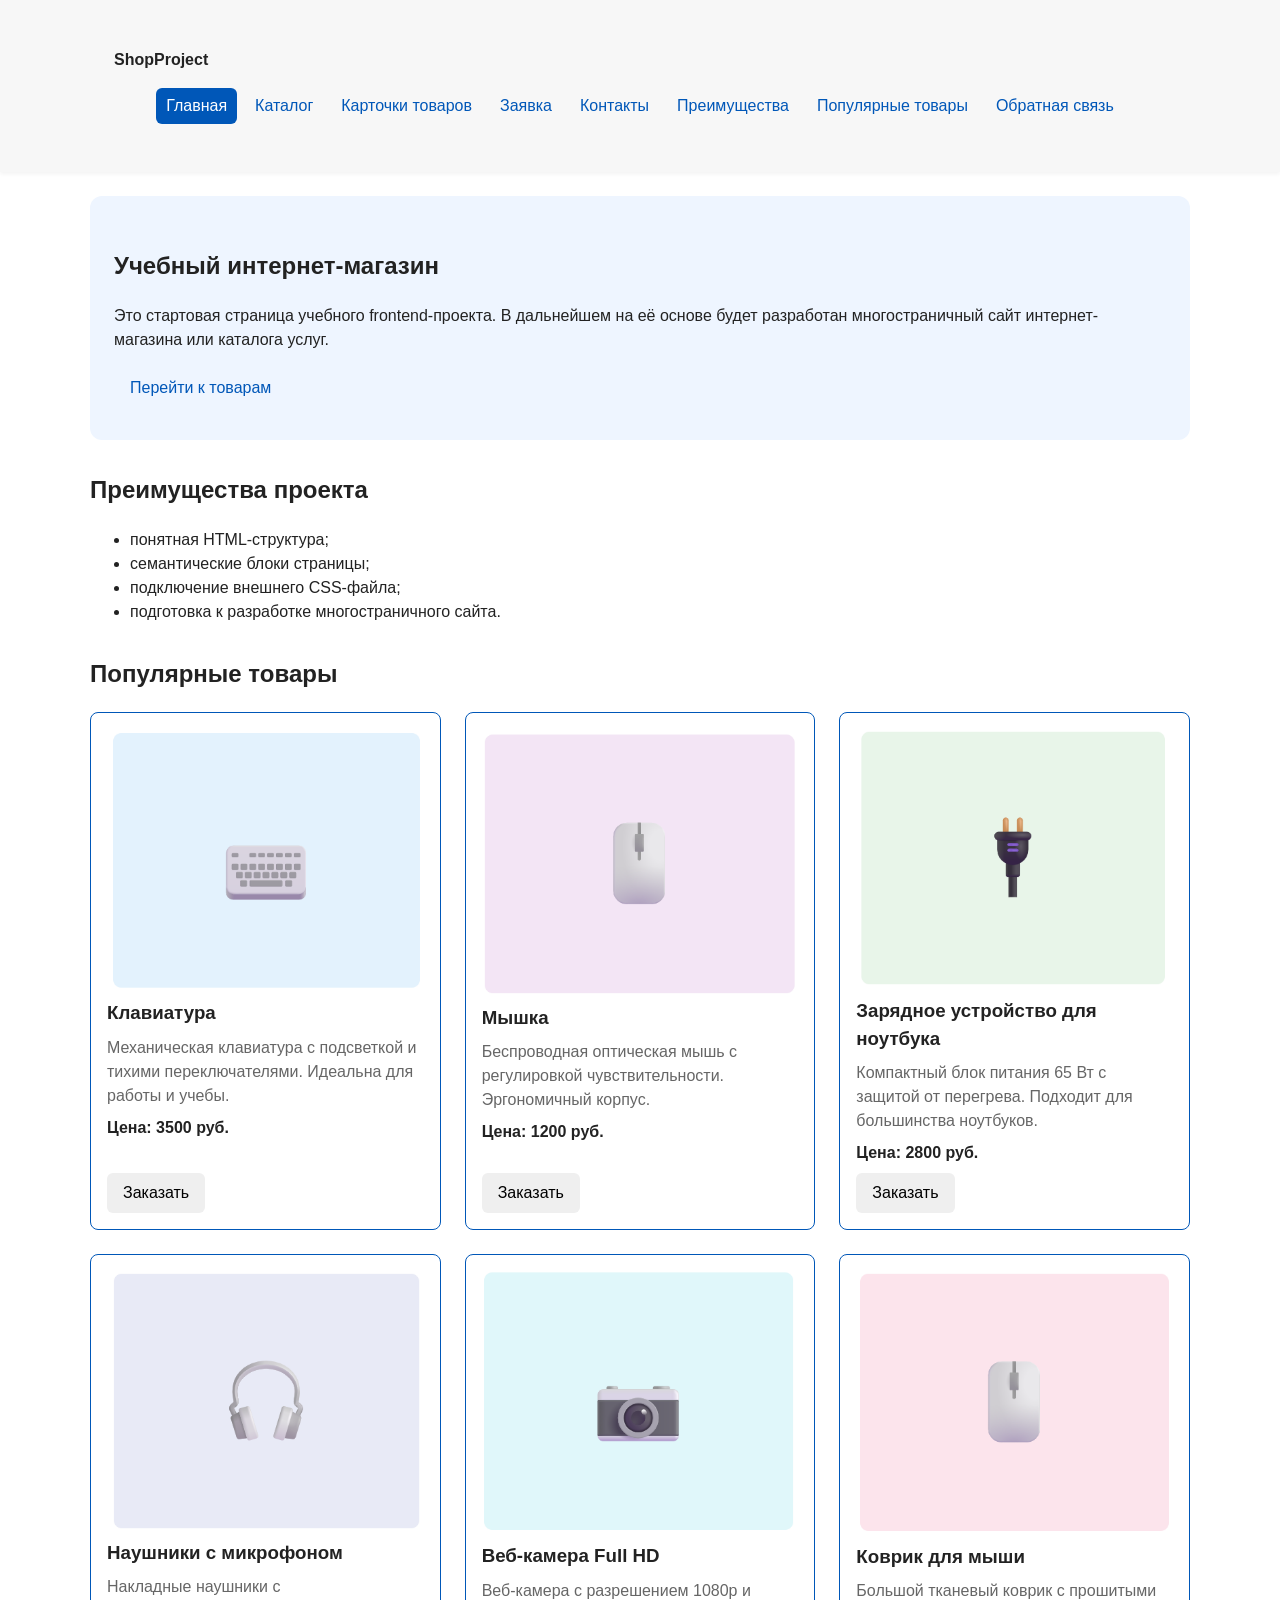
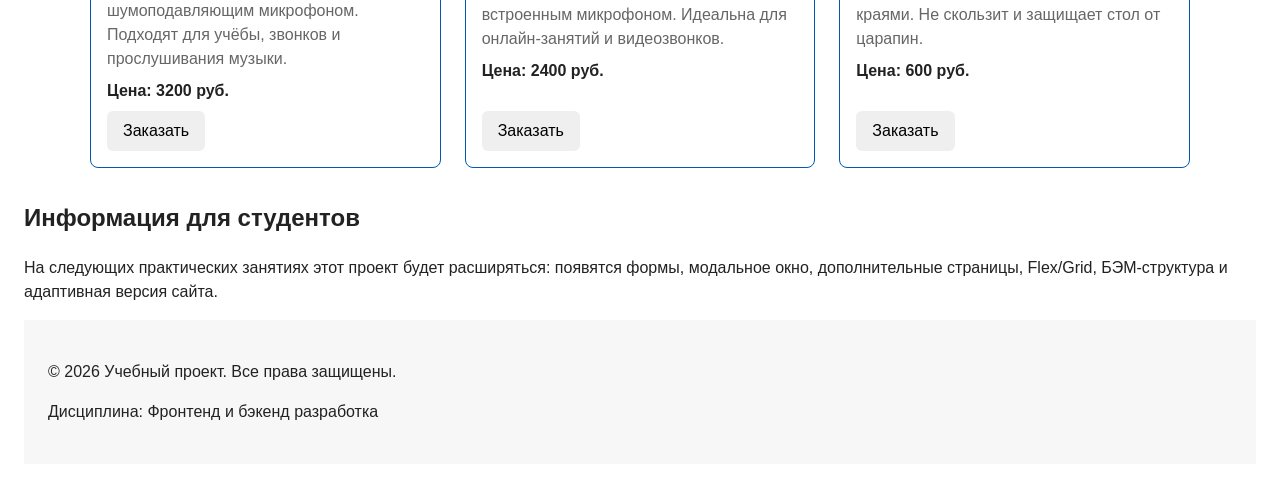
<file: index.html>
<!DOCTYPE html>
<html lang = "ru">
<head>
    <meta charset = "UTF-8">
    <meta name="viewport" content="width=device-width, initial-scale=1.0">
    <meta property="og:type" content="website">
    <meta property="og:title" content="Учебный интернет-магазин">
    <meta property="og:description" content="Учебный frontend-проект интернет-магазина.">
    <meta property="og:image" content="https://amosovakate.github.io/kr1-html-css-shop/images/preview.png">
    <title>Учебный интернет-магазин</title> 
    <link rel="stylesheet" href="css/style.css">
    <script src="js/main.js" defer></script>
</head>
<body>
    <header class="site-header">
        <div class="site-header__inner">
            <a class="site-header__logo" href="index.html">ShopProject</a>

            <nav class="site-nav" aria-label="Основная навигация">
                <ul class="site-nav__list">
                <li class="site-nav__item">
                    <a class="site-nav__link site-nav__link--active" href="index.html">Главная</a>
                </li>
                <li class="site-nav__item">
                    <a class="site-nav__link" href="catalog.html">Каталог</a>
                </li>
                <li class="site-nav__item">
                    <a class="site-nav__link" href="product.html">Карточки товаров</a>   
                </li>
                <li class="site-nav__item">
                    <a class="site-nav__link" href="order.html">Заявка</a> 
                </li> 
                <li class="site-nav__item">
                    <a class="site-nav__link" href="contacts.html">Контакты</a>
                </li>
                <li class="site-nav__item">
                    <a class="site-nav__link" href="index.html#advantages">Преимущества</a>
                </li>
                <li class="site-nav__item">
                    <a class="site-nav__link" href="index.html#popular">Популярные товары</a>
                </li>
                <li class="site-nav__item">
                    <a class="site-nav__link" href="index.html#contacts">Обратная связь</a>
                </li>
                </ul>
            </nav>
        </div>
    </header>

    <dialog class="order-dialog" id="order-dialog" aria-labelledby="order-dialog-title">
        <h2 class="order-dialog__title" id="order-dialog-title">Оформление заявки</h2>

        <form class="order-form" id="order-form" action="#" method="post" novalidate>
        <input id="selected-product" name="selected-product" type="hidden">

        <div class="order-form__field">
            <label class="order-form__label" for="order-name">Имя</label>
            <input
            class="order-form__input"
            id="order-name"
            name="name"
            type="text"
            placeholder="Введите ваше имя"
            minlength="2"
            autocomplete="given-name"
            required
            >
        </div>

        <div class="order-form__field">
            <label class="order-form__label" for="order-email">E-mail</label>
            <input
            class="order-form__input"
            id="order-email"
            name="email"
            type="email"
            placeholder="example@mail.ru"
            autocomplete="email"
            required
            >
        </div>

        <div class="order-form__field">
            <label class="order-form__label" for="order-phone">Телефон</label>
            <input
            class="order-form__input"
            id="order-phone"
            name="phone"
            type="tel"
            inputmode="tel"
            placeholder="+7 (900) 000-00-00"
            pattern="^\+7 \(\d{3}\) \d{3}-\d{2}-\d{2}$"
            required
            >
            <small class="order-form__hint">Формат: +7 (900) 000-00-00</small>
        </div>

        <div class="order-form__field">
            <label class="order-form__label" for="order-date">Дата связи</label>
            <input
            class="order-form__input"
            id="order-date"
            name="date"
            type="date"
            >
        </div>

        <div class="order-form__field">
            <label class="order-form__label" for="order-topic">Тема заявки</label>
            <select class="order-form__select" id="order-topic" name="topic" required>
            <option value="">Выберите тему</option>
            <option value="product">Заказ товара</option>
            <option value="consultation">Консультация</option>
            <option value="delivery">Доставка</option>
            </select>
        </div>

        <div class="order-form__field">
            <label class="order-form__label" for="order-comment">Комментарий</label>
            <textarea
            class="order-form__textarea"
            id="order-comment"
            name="comment"
            rows="4"
            placeholder="Укажите дополнительную информацию"
            ></textarea>
        </div>

        <div class="order-form__field order-form__field--checkbox">
            <label class="order-form__label">
            <input
                class="order-form__checkbox"
                id="order-agreement"
                name="agreement"
                type="checkbox"
                required
            >
            Я согласен на обработку данных
            </label>
        </div>


        <div class="order-form__actions">
            <button class="button button--primary" type="submit">
            Отправить заявку

        <button class="button button--secondary" type="button" id="close-order-dialog">
        Закрыть
        </button>
        </div>
        </form>
    </dialog>

    <p class="success-message" id="success-message" hidden>
    Форма успешно отправлена!
    </p>


    <main>
        <!-- Основное содержимое страницы -->
        <section class="hero">
            <h1>Учебный интернет-магазин</h1>
            <p>
                Это стартовая страница учебного frontend-проекта.
                В дальнейшем на её основе будет разработан многостраничный сайт
                интернет-магазина или каталога услуг.
            </p>
            <a class="button" href="#popular">Перейти к товарам</a>
        </section>

        <section class="section" id="advantages">
            <h2>Преимущества проекта</h2>

            <ul class="advantages-list">
                <li>понятная HTML-структура;</li>
                <li>семантические блоки страницы;</li>
                <li>подключение внешнего CSS-файла;</li>
                <li>подготовка к разработке многостраничного сайта.</li>
            </ul>

        </section>
    <section class="section" id="popular">
    <h2>Популярные товары</h2>

    <div class="products-grid">
        
        <!-- Товар 1: Клавиатура -->
        <article class="product-card product-card--featured">
        <div class="product-card__image-wrapper" style="background-color: #e3f2fd;">
            <img src="images/pic1.png" alt="Клавиатура" class="product-card__image">
        </div>
        <h3 class="product-card__title">Клавиатура</h3>
        <p class="product-card__description">Механическая клавиатура с подсветкой и тихими переключателями. Идеальна для работы и учебы.</p>
        <p class="product-card__price">Цена: 3500 руб.</p>
        <button class="button product-card__button" type="button" data-product="Клавиатура">
            Заказать
        </button>
        </article>

        <!-- Товар 2: Мышка -->
        <article class="product-card product-card--featured">
        <div class="product-card__image-wrapper" style="background-color: #f3e5f5;">
            <img src="images/pic2.png" alt="Мышка" class="product-card__image">
        </div>
        <h3 class="product-card__title">Мышка</h3>
        <p class="product-card__description">Беспроводная оптическая мышь с регулировкой чувствительности. Эргономичный корпус.</p>
        <p class="product-card__price">Цена: 1200 руб.</p>
        <button class="button product-card__button" type="button" data-product="Мышка">
            Заказать
        </button>
        </article>

        <!-- Товар 3: Зарядное устройство -->
        <article class="product-card product-card--featured">
        <div class="product-card__image-wrapper" style="background-color: #e8f5e9;">
            <img src="images/pic3.png" alt="Зарядное устройство" class="product-card__image">
        </div>
        <h3 class="product-card__title">Зарядное устройство для ноутбука</h3>
        <p class="product-card__description">Компактный блок питания 65 Вт с защитой от перегрева. Подходит для большинства ноутбуков.</p>
        <p class="product-card__price">Цена: 2800 руб.</p>
        <button class="button product-card__button" type="button" data-product="Зарядное устройство">
            Заказать
        </button>
        </article>

        <!-- Товар 4: Наушники -->
        <article class="product-card product-card--featured">
        <div class="product-card__image-wrapper" style="background-color: #e8eaf6;">
            <img src="images/pic4.png" alt="Наушники" class="product-card__image">
        </div>
        <h3 class="product-card__title">Наушники с микрофоном</h3>
        <p class="product-card__description">Накладные наушники с шумоподавляющим микрофоном. Подходят для учёбы, звонков и прослушивания музыки.</p>
        <p class="product-card__price">Цена: 3200 руб.</p>
        <button class="button product-card__button" type="button" data-product="Наушники">
            Заказать
        </button>
        </article>

        <!-- Товар 5: Веб-камера -->
        <article class="product-card product-card--featured">
        <div class="product-card__image-wrapper" style="background-color: #e0f7fa;">
            <img src="images/pic5.png" alt="Веб-камера" class="product-card__image">
        </div>
        <h3 class="product-card__title">Веб-камера Full HD</h3>
        <p class="product-card__description">Веб-камера с разрешением 1080p и встроенным микрофоном. Идеальна для онлайн-занятий и видеозвонков.</p>
        <p class="product-card__price">Цена: 2400 руб.</p>
        <button class="button product-card__button" type="button" data-product="Веб-камера">
            Заказать
        </button>
        </article>

        <!-- Товар 6: Коврик для мыши -->
        <article class="product-card product-card--featured">
        <div class="product-card__image-wrapper" style="background-color: #fce4ec;">
            <img src="images/pic6.png" alt="Коврик для мыши" class="product-card__image">
        </div>
        <h3 class="product-card__title">Коврик для мыши</h3>
        <p class="product-card__description">Большой тканевый коврик с прошитыми краями. Не скользит и защищает стол от царапин.</p>
        <p class="product-card__price">Цена: 600 руб.</p>
        <button class="button product-card__button" type="button" data-product="Коврик для мыши">
            Заказать
        </button>
        </article>

    </div>
    </section>



        <aside class="aside-info">
            <h2>Информация для студентов</h2>
            <p>
                На следующих практических занятиях этот проект будет расширяться:
                появятся формы, модальное окно, дополнительные страницы, Flex/Grid,
                БЭМ-структура и адаптивная версия сайта.
            </p>
        </aside>

        <footer id="contacts">
            <p>&copy; 2026 Учебный проект. Все права защищены.</p>
            <p>Дисциплина: Фронтенд и бэкенд разработка</p>
        </footer>

    </main>

    <button class="scroll-top" type="button" aria-label="Наверх">↑</button>
    <script src="js/scroll-top.js"></script>
</body>
</html>
</file>
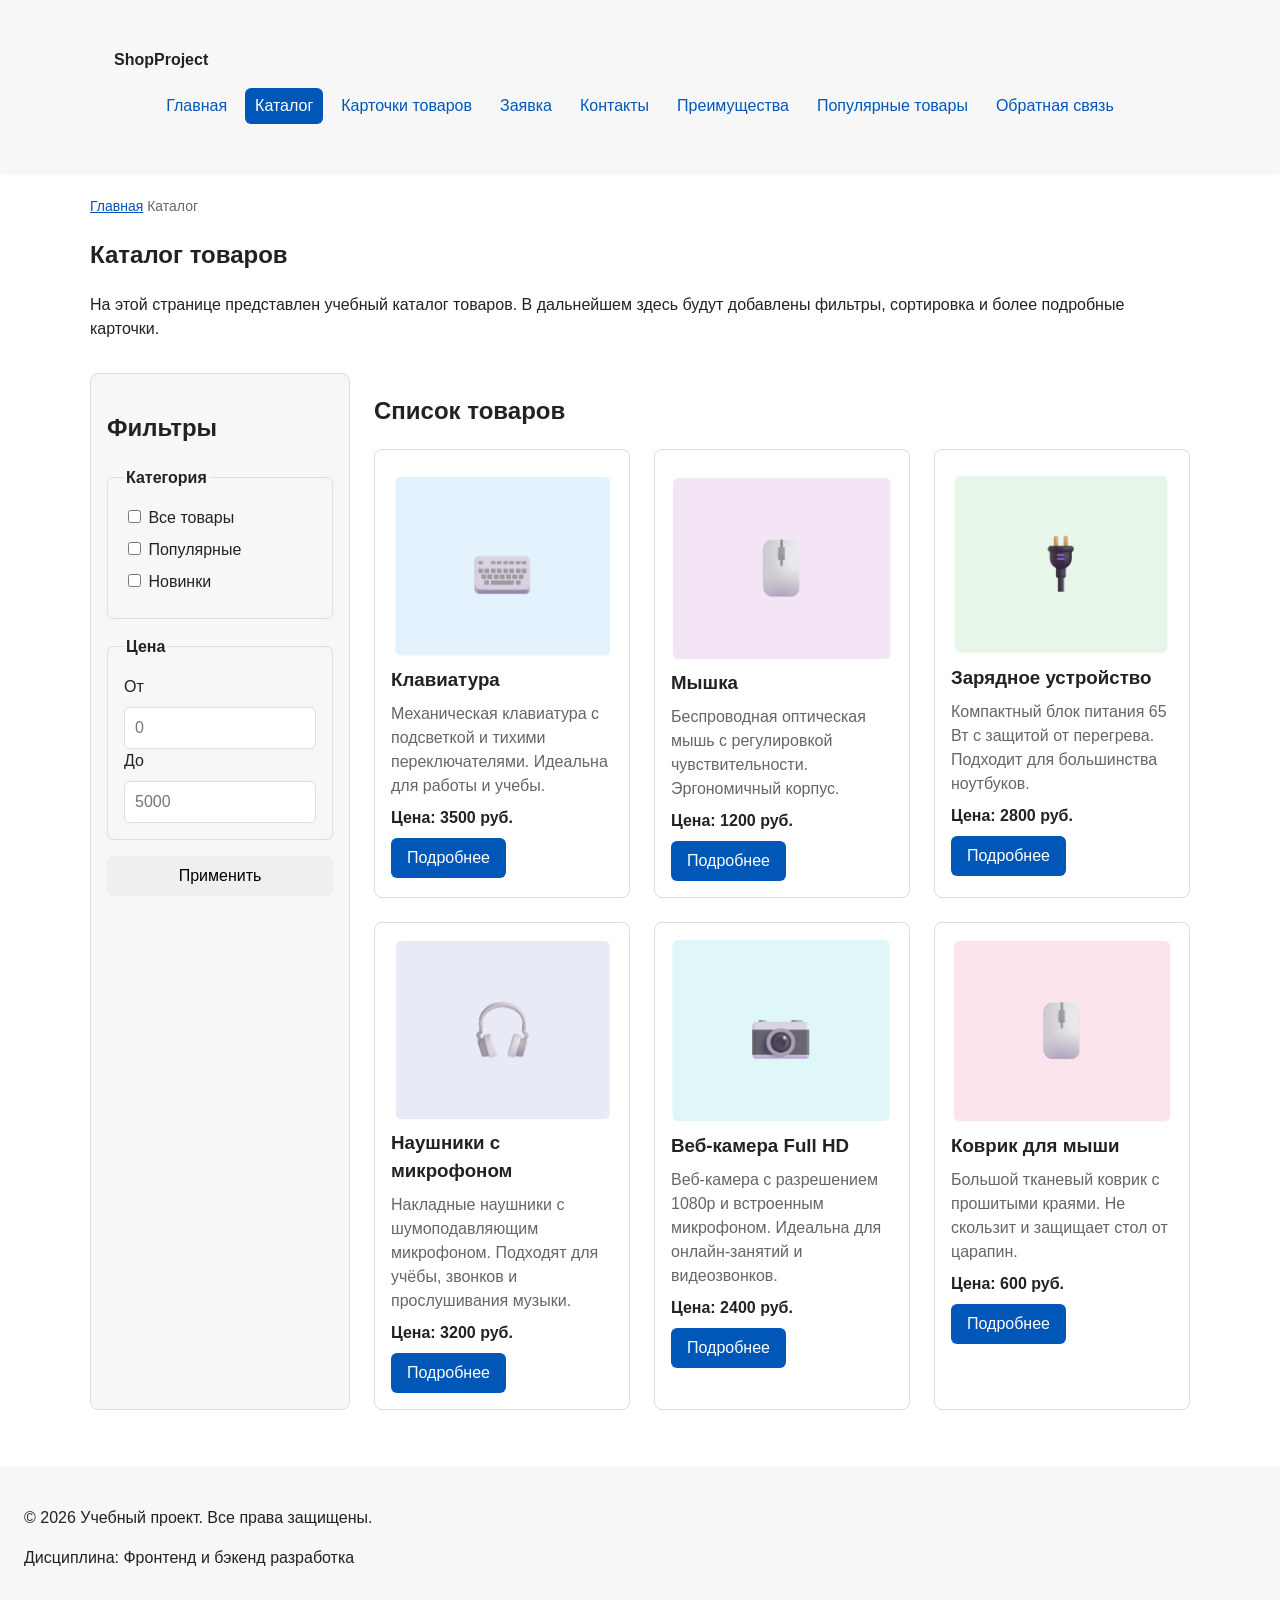
<file: catalog.html>
<!DOCTYPE html>
<html lang="ru">
<head>
  <meta charset="UTF-8">
  <meta name="viewport" content="width=device-width, initial-scale=1.0">
  <meta name="description" content="Каталог товаров учебного интернет-магазина.">
  <meta property="og:type" content="website">
  <meta property="og:title" content="Учебный интернет-магазин">
  <meta property="og:description" content="Учебный frontend-проект интернет-магазина.">
  <meta property="og:image" content="https://amosovakate.github.io/kr1-html-css-shop/images/preview.png">

  <title>Каталог товаров — Учебный интернет-магазин</title>
  <link rel="stylesheet" href="css/style.css">
</head>
<body>
  <header class="site-header">
    <div class="site-header__inner">
      <a class="site-header__logo" href="index.html">ShopProject</a>

      <nav class="site-nav" aria-label="Основная навигация">
        <ul class="site-nav__list">
          <li class="site-nav__item">
            <a class="site-nav__link" href="index.html">Главная</a>
          </li>
          <li class="site-nav__item">
            <a class="site-nav__link site-nav__link--active" href="catalog.html" aria-current="page">Каталог</a>
          </li>
          <li class="site-nav__item">
              <a class="site-nav__link" href="product.html">Карточки товаров</a>   
          </li>
          <li class="site-nav__item">
              <a class="site-nav__link" href="order.html">Заявка</a> 
          </li> 
          <li class="site-nav__item">
            <a class="site-nav__link" href="contacts.html">Контакты</a>
          </li>
          <li class="site-nav__item">
            <a class="site-nav__link" href="index.html#advantages">Преимущества</a>
          </li>
          <li class="site-nav__item">
            <a class="site-nav__link" href="index.html#popular">Популярные товары</a>
          </li>
          <li class="site-nav__item">
            <a class="site-nav__link" href="index.html#contacts">Обратная связь</a>
          </li>
        </ul>
      </nav>
    </div>
  </header>

  <main>
    <nav class="breadcrumbs" aria-label="Хлебные крошки">
      <a href="index.html">Главная</a>
      <span>Каталог</span>
    </nav>

    <section class="section">
      <h1>Каталог товаров</h1>
      <p>
        На этой странице представлен учебный каталог товаров.
        В дальнейшем здесь будут добавлены фильтры, сортировка и более
        подробные карточки.
      </p>
    </section>

    <section class="catalog-layout">
        <aside class="catalog-filters">
            <h2>Фильтры</h2>

            <form class="filters-form" action="#" method="get">
            <fieldset>
                <legend>Категория</legend>

                <label>
                <input type="checkbox" name="category" value="all">
                Все товары
                </label>

                <label>
                <input type="checkbox" name="category" value="popular">
                Популярные
                </label>

                <label>
                <input type="checkbox" name="category" value="new">
                Новинки
                </label>
            </fieldset>

            <fieldset>
                <legend>Цена</legend>

                <label for="price-from">От</label>
                <input id="price-from" name="price-from" type="number" min="0" placeholder="0">

                <label for="price-to">До</label>
                <input id="price-to" name="price-to" type="number" min="0" placeholder="5000">
            </fieldset>

            <button class="button" type="submit">Применить</button>
            </form>
        </aside>

        <section class="catalog-products">
          <h2>Список товаров</h2>

          <div class="products-grid">
            
            <!-- Товар 1: Клавиатура -->
            <article class="product-card">
              <span class="product-card__badge product-card__badge--new"></span>
              <img src="images/pic1.png" alt="Описание" class="product-card__image">
              <h3 class="product-card__title">Клавиатура</h3>
              <p class="product-card__description">Механическая клавиатура с подсветкой и тихими переключателями. Идеальна для работы и учебы.</p>
              <p class="product-card__price">Цена: 3500 руб.</p>
              <div class="product-card__actions">
                <a class="button button--primary product-card__link" href="product.html">Подробнее</a>
              </div>
            </article>

            <!-- Товар 2: Мышка -->
            <article class="product-card">
              <span class="product-card__badge product-card__badge--new"></span>
              <img src="images/pic2.png" alt="Описание" class="product-card__image">
              <h3 class="product-card__title">Мышка</h3>
              <p class="product-card__description">Беспроводная оптическая мышь с регулировкой чувствительности. Эргономичный корпус.</p>
              <p class="product-card__price">Цена: 1200 руб.</p>
              <div class="product-card__actions">
                <a class="button button--primary product-card__link" href="product.html">Подробнее</a>
              </div>
            </article>

            <!-- Товар 3: Зарядное устройство -->
            <article class="product-card">
              <span class="product-card__badge product-card__badge--new"></span>
              <img src="images/pic3.png" alt="Описание" class="product-card__image">
              <h3 class="product-card__title">Зарядное устройство</h3>
              <p class="product-card__description">Компактный блок питания 65 Вт с защитой от перегрева. Подходит для большинства ноутбуков.</p>
              <p class="product-card__price">Цена: 2800 руб.</p>
              <div class="product-card__actions">
                <a class="button button--primary product-card__link" href="product.html">Подробнее</a>
              </div>
            </article>

            <!-- Товар: Наушники -->
            <article class="product-card">
              <div class="product-card__image-wrapper" style="background-color: #e8eaf6;">
                <img src="images/pic4.png" alt="Наушники" class="product-card__image">
              </div>
              <h3 class="product-card__title">Наушники с микрофоном</h3>
              <p class="product-card__description">Накладные наушники с шумоподавляющим микрофоном. Подходят для учёбы, звонков и прослушивания музыки.</p>
              <p class="product-card__price">Цена: 3200 руб.</p>
              <div class="product-card__actions">
                <a class="button button--primary product-card__link" href="product.html">Подробнее</a>
              </div>
            </article>

            <!-- Товар: Веб-камера -->
            <article class="product-card">
              <div class="product-card__image-wrapper" style="background-color: #e0f7fa;">
                <img src="images/pic5.png" alt="Веб-камера" class="product-card__image">
              </div>
              <h3 class="product-card__title">Веб-камера Full HD</h3>
              <p class="product-card__description">Веб-камера с разрешением 1080p и встроенным микрофоном. Идеальна для онлайн-занятий и видеозвонков.</p>
              <p class="product-card__price">Цена: 2400 руб.</p>
              <div class="product-card__actions">
                <a class="button button--primary product-card__link" href="product.html">Подробнее</a>
              </div>
            </article>

            <!-- Товар: Коврик для мыши -->
            <article class="product-card">
              <div class="product-card__image-wrapper" style="background-color: #fce4ec;">
                <img src="images/pic6.png" alt="Коврик для мыши" class="product-card__image">
              </div>
              <h3 class="product-card__title">Коврик для мыши</h3>
              <p class="product-card__description">Большой тканевый коврик с прошитыми краями. Не скользит и защищает стол от царапин.</p>
              <p class="product-card__price">Цена: 600 руб.</p>
              <div class="product-card__actions">
                <a class="button button--primary product-card__link" href="product.html">Подробнее</a>
              </div>
            </article>

          </div>
        </section>

    
  </main>

  <footer>
    <p>&copy; 2026 Учебный проект. Все права защищены.</p>
    <p>Дисциплина: Фронтенд и бэкенд разработка</p>
  </footer>
    <button class="scroll-top" type="button" aria-label="Наверх">↑</button>
    <script src="js/scroll-top.js"></script>
</body>
</html>
</file>
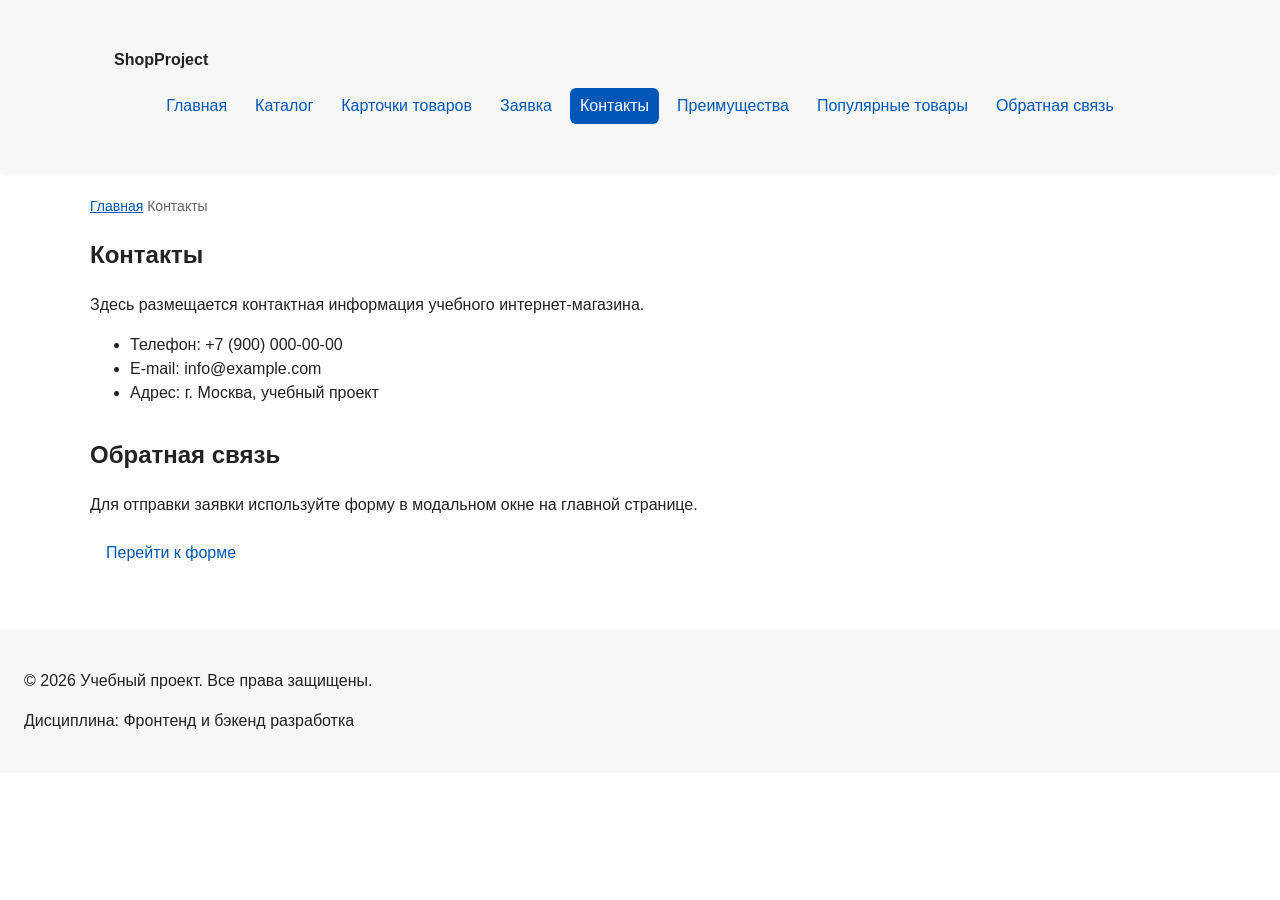
<file: contacts.html>
<!DOCTYPE html>
<html lang="ru">
<head>
  <meta charset="UTF-8">
  <meta name="viewport" content="width=device-width, initial-scale=1.0">
  <meta name="description" content="Контактная информация учебного интернет-магазина.">
  <meta property="og:type" content="website">
  <meta property="og:title" content="Учебный интернет-магазин">
  <meta property="og:description" content="Учебный frontend-проект интернет-магазина.">
  <meta property="og:image" content="https://amosovakate.github.io/kr1-html-css-shop/images/preview.png">
  <title>Контакты — Учебный интернет-магазин</title>
  <link rel="stylesheet" href="css/style.css">
</head>
<body>
  <header class="site-header">
    <div class="site-header__inner">
      <a class="site-header__logo" href="index.html">ShopProject</a>

      <nav class="site-nav" aria-label="Основная навигация">
        <ul class="site-nav__list">
          <li class="site-nav__item">
            <a class="site-nav__link" href="index.html">Главная</a>
          </li>
          <li class="site-nav__item">
            <a class="site-nav__link" href="catalog.html">Каталог</a>
          </li>
          <li class="site-nav__item">
              <a class="site-nav__link" href="product.html">Карточки товаров</a>   
          </li>
          <li class="site-nav__item">
              <a class="site-nav__link" href="order.html">Заявка</a> 
          </li> 
          <li class="site-nav__item">
            <a class="site-nav__link site-nav__link--active" href="contacts.html" aria-current="page">Контакты</a>
          </li>
          <li class="site-nav__item">
            <a class="site-nav__link" href="index.html#advantages">Преимущества</a>
          </li>
          <li class="site-nav__item">
            <a class="site-nav__link" href="index.html#popular">Популярные товары</a>
          </li>
          <li class="site-nav__item">
            <a class="site-nav__link" href="index.html#contacts">Обратная связь</a>
          </li>
        </ul>
      </nav>
    </div>
  </header>

  <main>
    <nav class="breadcrumbs" aria-label="Хлебные крошки">
      <a href="index.html">Главная</a>
      <span>Контакты</span>
    </nav>

    <section class="section">
      <h1>Контакты</h1>
      <p>
        Здесь размещается контактная информация учебного интернет-магазина.
      </p>

      <ul>
        <li>Телефон: +7 (900) 000-00-00</li>
        <li>E-mail: info@example.com</li>
        <li>Адрес: г. Москва, учебный проект</li>
      </ul>
    </section>

    <section class="section" id="feedback">
      <h2>Обратная связь</h2>
      <p>
        Для отправки заявки используйте форму в модальном окне на главной странице.
      </p>
      <a class="button" href="index.html#contacts">Перейти к форме</a>
    </section>
  </main>

  <footer>
    <p>&copy; 2026 Учебный проект. Все права защищены.</p>
    <p>Дисциплина: Фронтенд и бэкенд разработка</p>
  </footer>
  <button class="scroll-top" type="button" aria-label="Наверх">↑</button>
  <script src="js/scroll-top.js"></script>
</body>
</html>
</file>
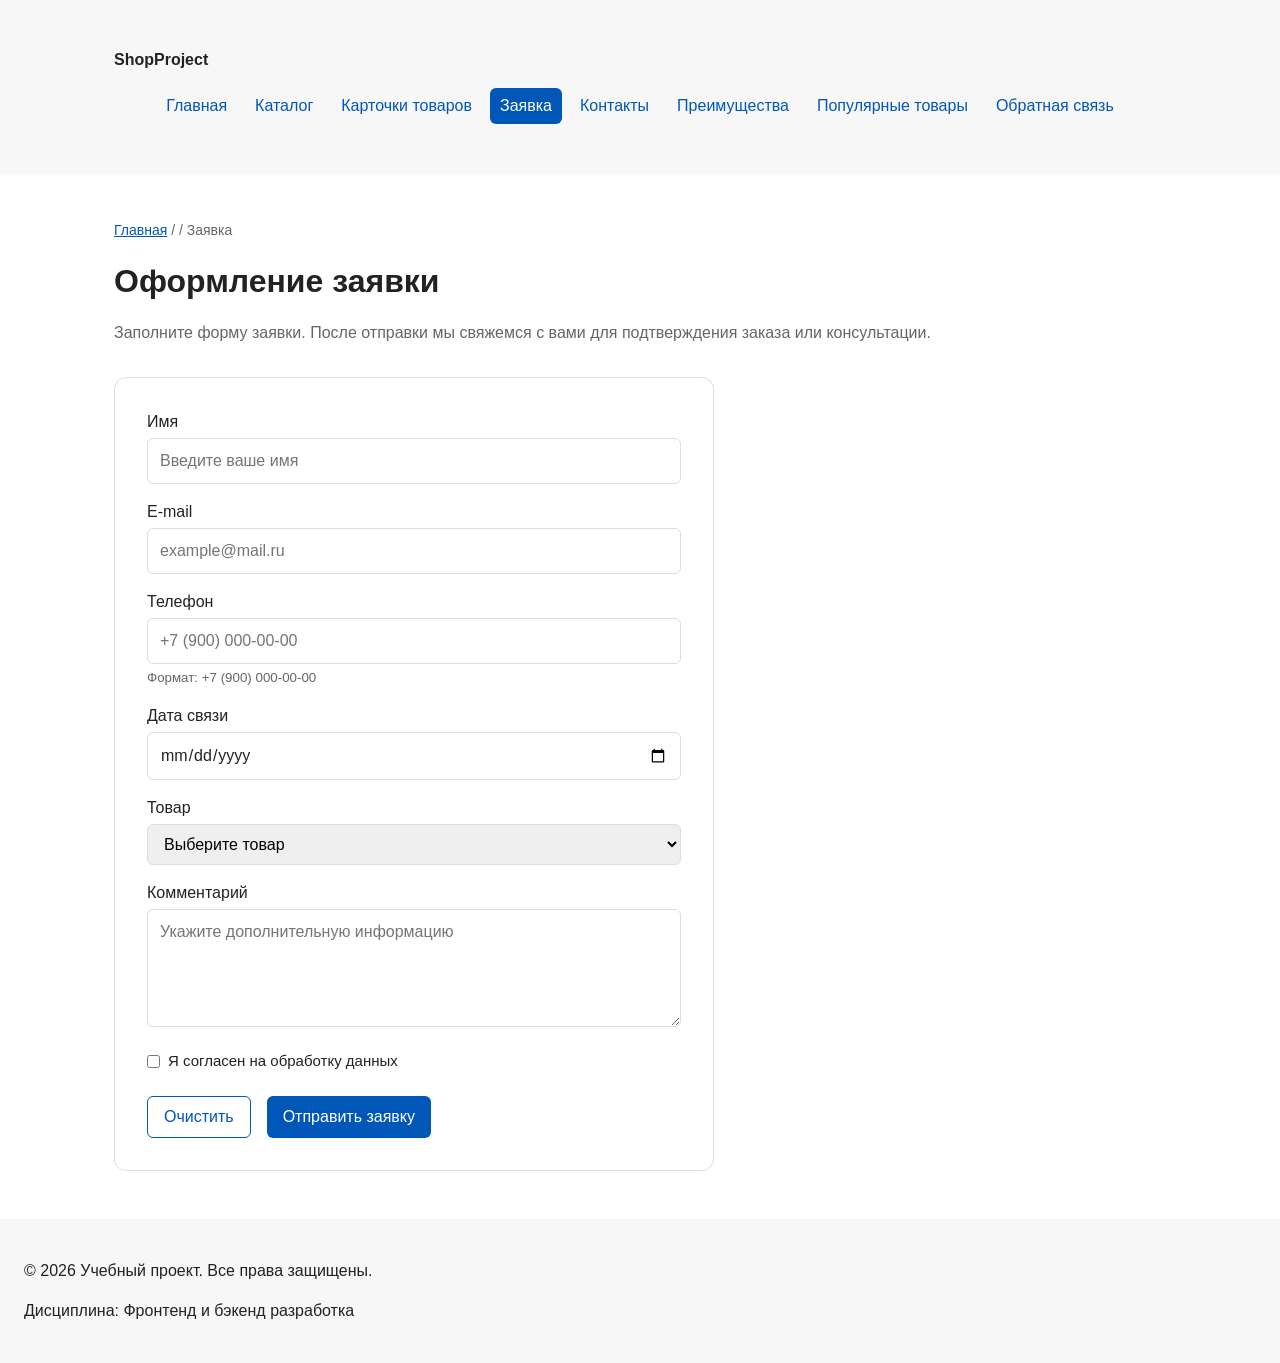
<file: order.html>
<!DOCTYPE html>
<html lang = "ru">
<head>
    <meta charset = "UTF-8">
    <meta name="viewport" content="width=device-width, initial-scale=1.0">
    <meta property="og:type" content="website">
    <meta property="og:title" content="Учебный интернет-магазин">
    <meta property="og:description" content="Учебный frontend-проект интернет-магазина.">
    <meta property="og:image" content="https://amosovakate.github.io/kr1-html-css-shop/images/preview.png">
    <title>Учебный интернет-магазин</title> 
    <link rel="stylesheet" href="css/style.css">
    <script src="js/main.js" defer></script>
</head>
<body>
    <header class="site-header">
        <div class="site-header__inner">
            <a class="site-header__logo" href="index.html">ShopProject</a>

            <nav class="site-nav" aria-label="Основная навигация">
                <ul class="site-nav__list">
                <li class="site-nav__item">
                    <a class="site-nav__link" href="index.html">Главная</a>
                </li>
                <li class="site-nav__item">
                    <a class="site-nav__link" href="catalog.html">Каталог</a>
                </li>
                <li class="site-nav__item">
                    <a class="site-nav__link" href="product.html">Карточки товаров</a> 
                </li> 
                <li class="site-nav__item">
                    <a class="site-nav__link site-nav__link--active" href="order.html">Заявка</a> 
                </li> 
                <li class="site-nav__item">
                    <a class="site-nav__link" href="contacts.html">Контакты</a>
                </li>
                <li class="site-nav__item">
                    <a class="site-nav__link" href="index.html#advantages">Преимущества</a>
                </li>
                <li class="site-nav__item">
                    <a class="site-nav__link" href="index.html#popular">Популярные товары</a>
                </li>
                <li class="site-nav__item">
                    <a class="site-nav__link" href="index.html#contacts">Обратная связь</a>
                </li> 
                </ul>
            </nav>
        </div>
    </header>
<main>
  <div class="container">
    
    <!-- Хлебные крошки -->
    <nav class="breadcrumbs">
      <a href="#" class="breadcrumbs__link">Главная</a> / 
      <span class="breadcrumbs__current">Заявка</span>
    </nav>

    <!-- Заголовок -->
    <h1 class="page-title">Оформление заявки</h1>
    <p class="page-subtitle">Заполните форму заявки. После отправки мы свяжемся с вами для подтверждения заказа или консультации.</p>

    <!-- Форма -->
    <form class="order-form" action="#" method="POST">
      
      <!-- Поле: Имя -->
      <div class="order-form__field">
        <label class="order-form__label" for="name">Имя</label>
        <input class="order-form__input" type="text" id="name" name="name" placeholder="Введите ваше имя" required>
      </div>

      <!-- Поле: Email -->
      <div class="order-form__field">
        <label class="order-form__label" for="email">E-mail</label>
        <input class="order-form__input" type="email" id="email" name="email" placeholder="example@mail.ru" required>
      </div>

      <!-- Поле: Телефон -->
      <div class="order-form__field">
        <label class="order-form__label" for="phone">Телефон</label>
        <input class="order-form__input" type="tel" id="phone" name="phone" placeholder="+7 (900) 000-00-00">
        <small class="order-form__hint">Формат: +7 (900) 000-00-00</small>
      </div>

      <!-- Поле: Дата связи -->
      <div class="order-form__field">
        <label class="order-form__label" for="date">Дата связи</label>
        <input class="order-form__input" type="date" id="date" name="date">
      </div>

      <!-- Поле: Тема (Select) -->
      <div class="order-form__field">
        <label class="order-form__label" for="topic">Товар</label>
        <select class="order-form__select" id="topic" name="topic">
          <option value="" disabled selected>Выберите товар</option>
          <option value="order">Товар 1</option>
          <option value="consult">Товар 2</option>
          <option value="support">Товар 3</option>
        </select>
      </div>

      <!-- Поле: Комментарий -->
      <div class="order-form__field">
        <label class="order-form__label" for="comment">Комментарий</label>
        <textarea class="order-form__textarea" id="comment" name="comment" rows="4" placeholder="Укажите дополнительную информацию"></textarea>
      </div>

      <!-- Чекбокс согласия -->
      <div class="order-form__field order-form__field--checkbox">
        <label class="order-form__checkbox-label">
          <input class="order-form__checkbox" type="checkbox" name="agreement" required>
          Я согласен на обработку данных
        </label>
      </div>

      <!-- Кнопки -->
      <div class="order-form__actions">
        <button type="reset" class="button button--secondary">Очистить</button>
        <button type="submit" class="button button--primary">Отправить заявку</button>
      </div>

    </form>

  </div>
</main>
   


  
        <footer id="contacts">
            <p>&copy; 2026 Учебный проект. Все права защищены.</p>
            <p>Дисциплина: Фронтенд и бэкенд разработка</p>
        </footer>

    </main>

    <button class="scroll-top" type="button" aria-label="Наверх">↑</button>
    <script src="js/scroll-top.js"></script>
</body>
</html>
</file>
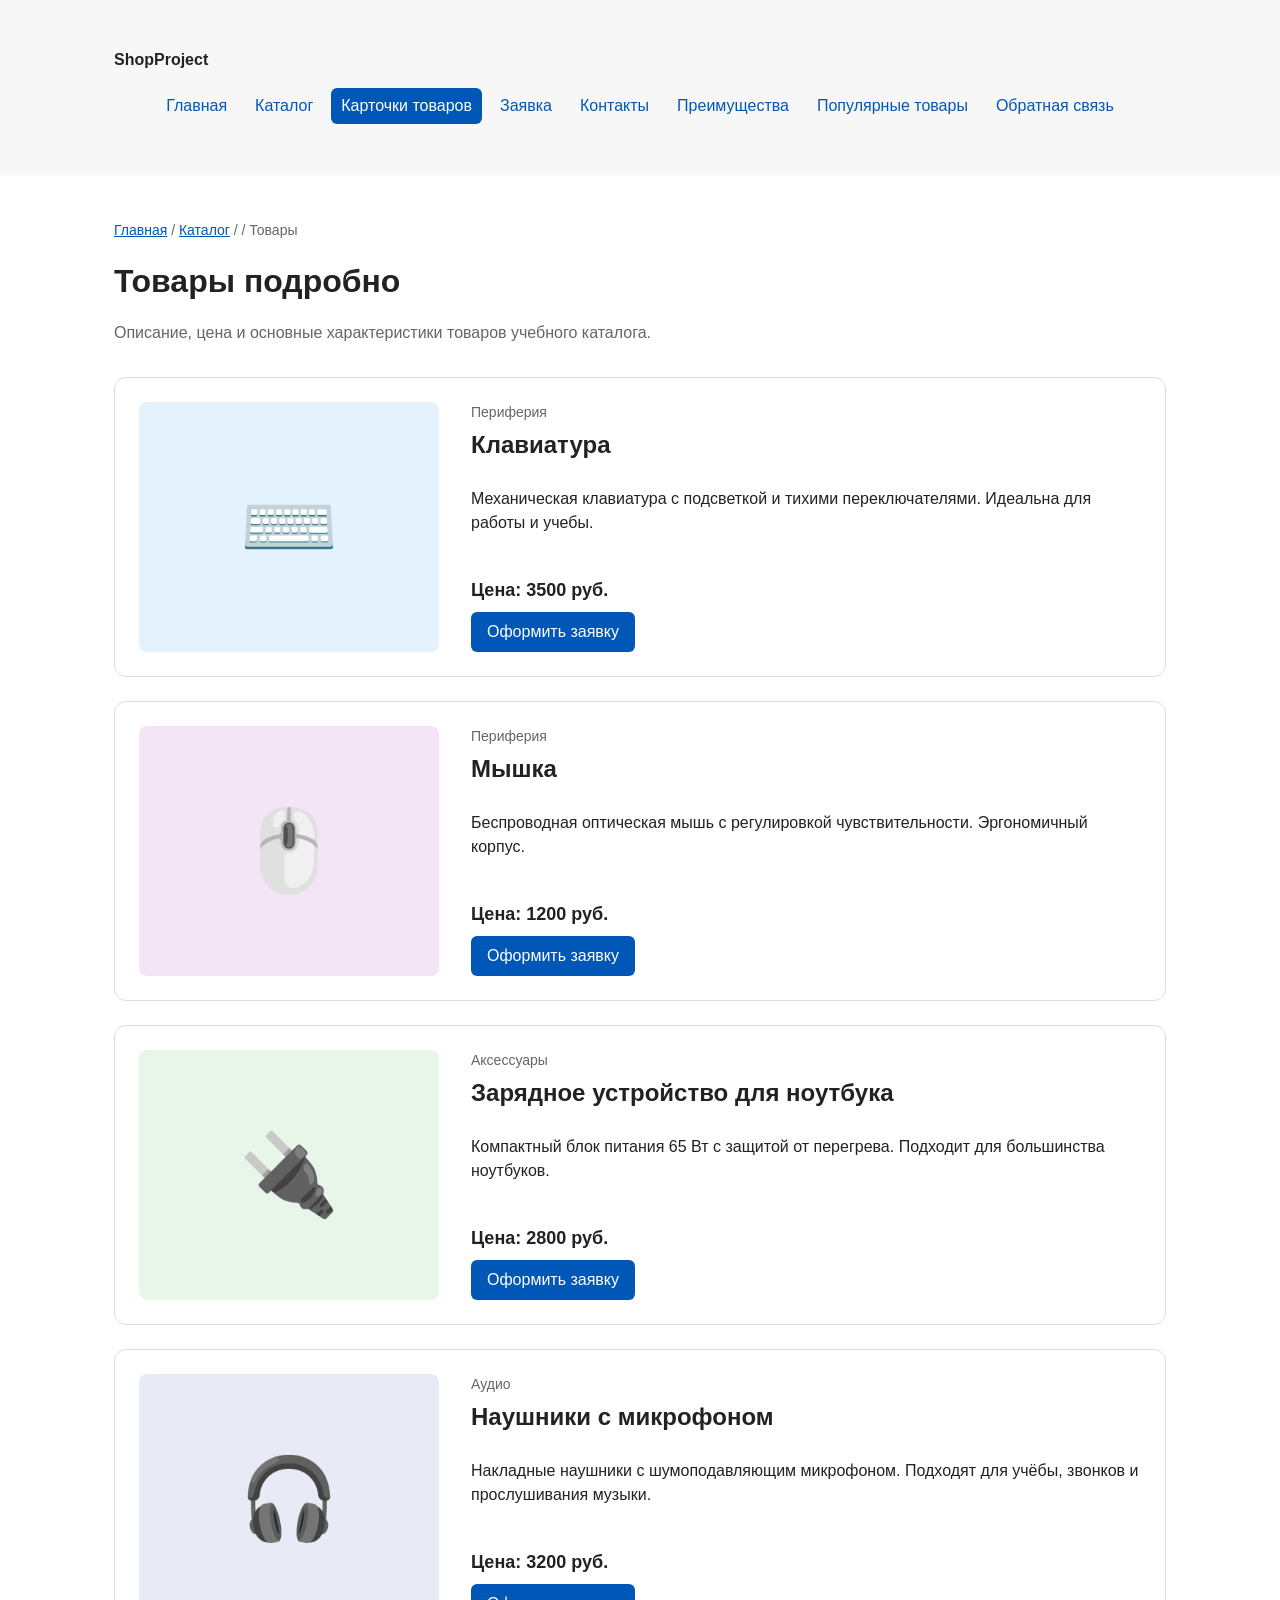
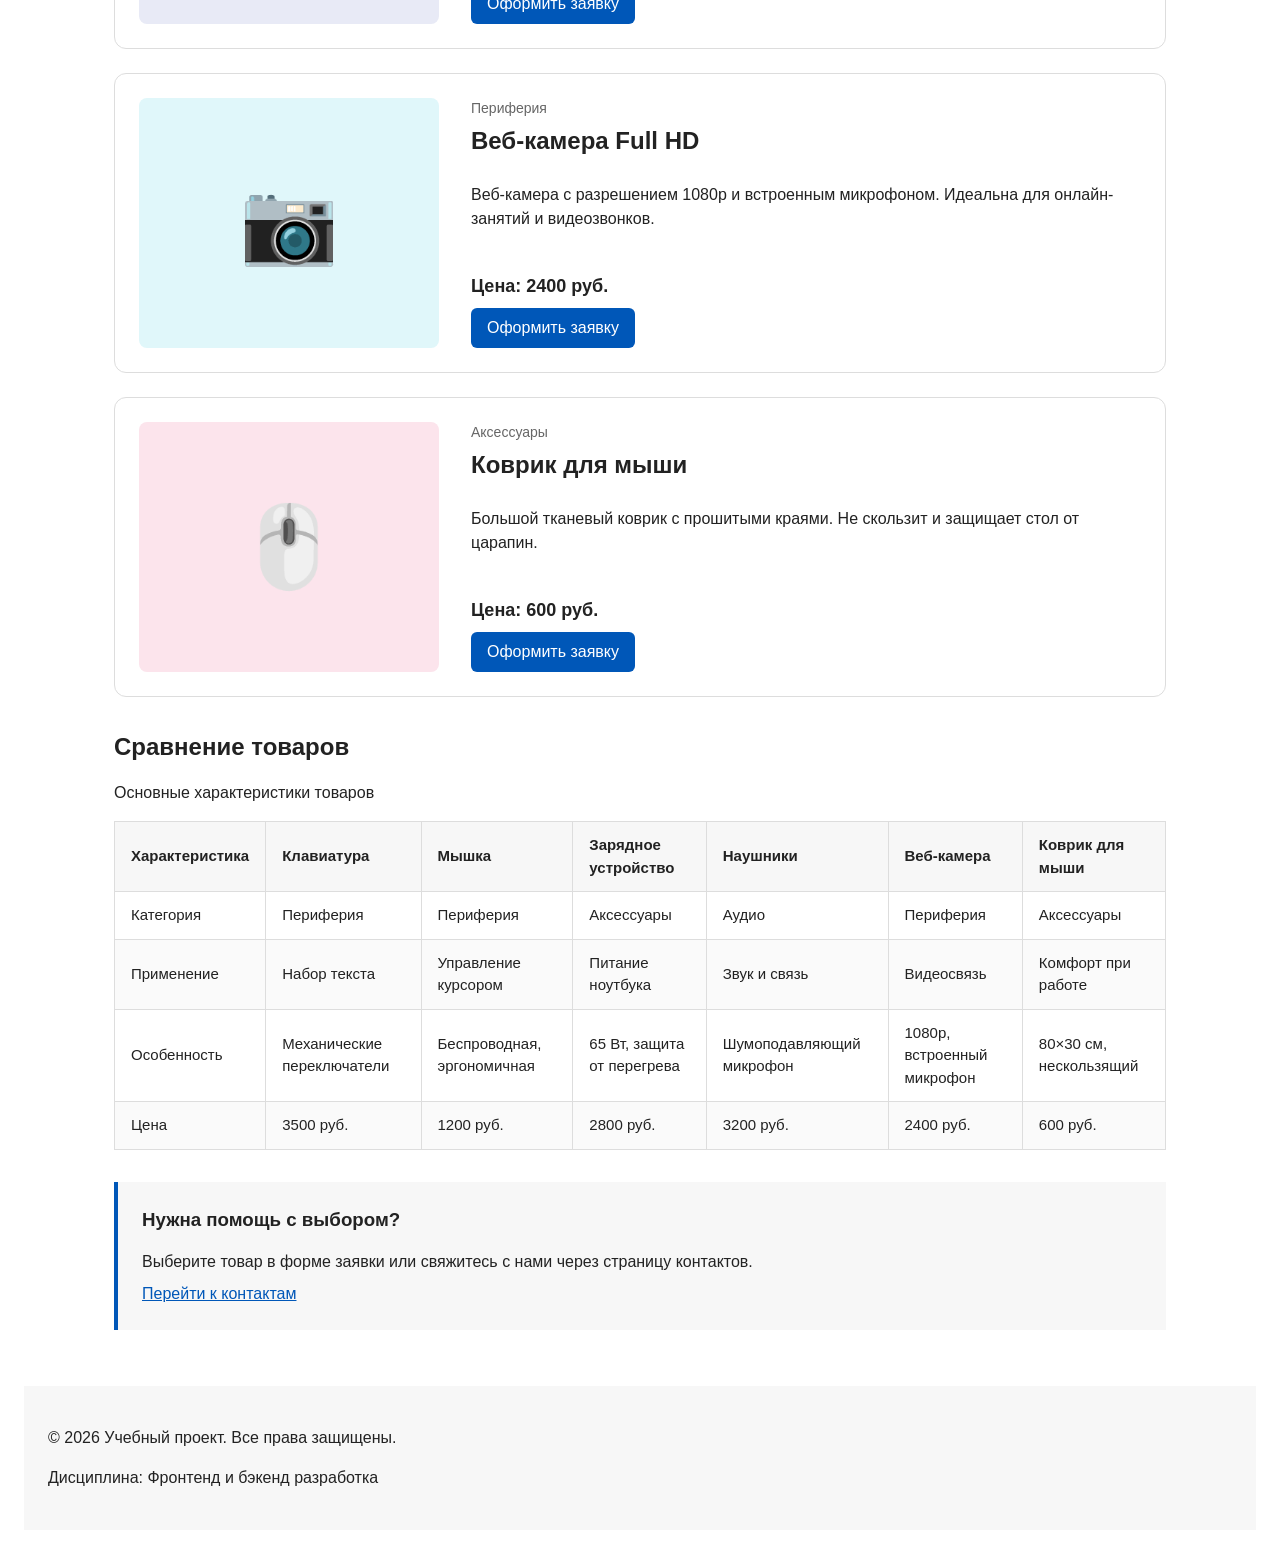
<file: product.html>
<!DOCTYPE html>
<html lang = "ru">
<head>
    <meta charset = "UTF-8">
    <meta name="viewport" content="width=device-width, initial-scale=1.0">
    <meta property="og:type" content="website">
    <meta property="og:title" content="Учебный интернет-магазин">
    <meta property="og:description" content="Учебный frontend-проект интернет-магазина.">
    <meta property="og:image" content="https://amosovakate.github.io/kr1-html-css-shop/images/preview.png">
    <title>Учебный интернет-магазин</title> 
    <link rel="stylesheet" href="css/style.css">
    <script src="js/main.js" defer></script>
</head>
<body>
    <header class="site-header">
        <div class="site-header__inner">
            <a class="site-header__logo" href="index.html">ShopProject</a>

            <nav class="site-nav" aria-label="Основная навигация">
                <ul class="site-nav__list">
                <li class="site-nav__item">
                    <a class="site-nav__link" href="index.html">Главная</a>
                </li>
                <li class="site-nav__item">
                    <a class="site-nav__link" href="catalog.html">Каталог</a>
                </li>
                <li class="site-nav__item">
                    <a class="site-nav__link site-nav__link--active" href="product.html">Карточки товаров</a> 
                </li> 
                <li class="site-nav__item">
                    <a class="site-nav__link" href="order.html">Заявка</a>
                <li class="site-nav__item">
                    <a class="site-nav__link" href="contacts.html">Контакты</a>
                </li>
                <li class="site-nav__item">
                    <a class="site-nav__link" href="index.html#advantages">Преимущества</a>
                </li>
                <li class="site-nav__item">
                    <a class="site-nav__link" href="index.html#popular">Популярные товары</a>
                </li>
                <li class="site-nav__item">
                    <a class="site-nav__link" href="index.html#contacts">Обратная связь</a>
                </li> 
                </ul>
            </nav>
        </div>
    </header>
<main>
    <main class="container">
  
  <!-- Хлебные крошки -->
  <nav class="breadcrumbs">
    <a href="#" class="breadcrumbs__link">Главная</a> / 
    <a href="#" class="breadcrumbs__link">Каталог</a> / 
    <span class="breadcrumbs__current">Товары</span>
  </nav>

  <!-- Заголовок страницы -->
  <h1 class="page-title">Товары подробно</h1>
  <p class="page-subtitle">Описание, цена и основные характеристики товаров учебного каталога.</p>

    <!-- Список товаров -->
    <div class="product-list">

    <!-- Товар 1: Клавиатура -->
    <article class="product-row">
    <div class="product-row__image-wrapper">
        <div class="product-row__image product-row__image--lamp">
        <span>⌨️</span> <!-- Имитация картинки -->
        </div>
    </div>
    <div class="product-row__content">
        <span class="product-row__category">Периферия</span>
        <h3 class="product-row__title">Клавиатура</h3>
        <p class="product-row__desc">Механическая клавиатура с подсветкой и тихими переключателями. Идеальна для работы и учебы.</p>
        
        <div class="product-row__footer">
        <p class="product-row__price">Цена: 3500 руб.</p>
        <a href="order.html" class="button button--primary">Оформить заявку</a>
        </div>
    </div>
    </article>

    <!-- Товар 2: Мышка -->
    <article class="product-row">
    <div class="product-row__image-wrapper">
        <div class="product-row__image product-row__image--notebook">
        <span>🖱️</span>
        </div>
    </div>
    <div class="product-row__content">
        <span class="product-row__category">Периферия</span>
        <h3 class="product-row__title">Мышка</h3>
        <p class="product-row__desc">Беспроводная оптическая мышь с регулировкой чувствительности. Эргономичный корпус.</p>
        
        <div class="product-row__footer">
        <p class="product-row__price">Цена: 1200 руб.</p>
        <a href="order.html" class="button button--primary">Оформить заявку</a>
        </div>
    </div>
    </article>

    <!-- Товар 3: Зарядное устройство -->
    <article class="product-row">
    <div class="product-row__image-wrapper">
        <div class="product-row__image product-row__image--backpack">
        <span>🔌</span>
        </div>
    </div>
    <div class="product-row__content">
        <span class="product-row__category">Аксессуары</span>
        <h3 class="product-row__title">Зарядное устройство для ноутбука</h3>
        <p class="product-row__desc">Компактный блок питания 65 Вт с защитой от перегрева. Подходит для большинства ноутбуков.</p>
        
        <div class="product-row__footer">
        <p class="product-row__price">Цена: 2800 руб.</p>
        <a href="order.html" class="button button--primary">Оформить заявку</a>
        </div>
    </div>
    </article>
        <!-- Товар: Наушники -->
    <article class="product-row">
    <div class="product-row__image-wrapper">
        <div class="product-row__image" style="background-color: #e8eaf6;">
        <span>🎧</span>
        </div>
    </div>
    <div class="product-row__content">
        <span class="product-row__category">Аудио</span>
        <h3 class="product-row__title">Наушники с микрофоном</h3>
        <p class="product-row__desc">Накладные наушники с шумоподавляющим микрофоном. Подходят для учёбы, звонков и прослушивания музыки.</p>
        <div class="product-row__footer">
        <p class="product-row__price">Цена: 3200 руб.</p>
        <a href="order.html" class="button button--primary">Оформить заявку</a>
        </div>
    </div>
    </article>

    <!-- Товар: Веб-камера -->
    <article class="product-row">
    <div class="product-row__image-wrapper">
        <div class="product-row__image" style="background-color: #e0f7fa;">
        <span>📷</span>
        </div>
    </div>
    <div class="product-row__content">
        <span class="product-row__category">Периферия</span>
        <h3 class="product-row__title">Веб-камера Full HD</h3>
        <p class="product-row__desc">Веб-камера с разрешением 1080p и встроенным микрофоном. Идеальна для онлайн-занятий и видеозвонков.</p>
        <div class="product-row__footer">
        <p class="product-row__price">Цена: 2400 руб.</p>
        <a href="order.html" class="button button--primary">Оформить заявку</a>
        </div>
    </div>
    </article>

    <!-- Товар: Коврик для мыши -->
    <article class="product-row">
    <div class="product-row__image-wrapper">
        <div class="product-row__image" style="background-color: #fce4ec;">
        <span>🖱️</span>
        </div>
    </div>
    <div class="product-row__content">
        <span class="product-row__category">Аксессуары</span>
        <h3 class="product-row__title">Коврик для мыши</h3>
        <p class="product-row__desc">Большой тканевый коврик с прошитыми краями. Не скользит и защищает стол от царапин.</p>
        <div class="product-row__footer">
        <p class="product-row__price">Цена: 600 руб.</p>
        <a href="order.html" class="button button--primary">Оформить заявку</a>
        </div>
    </div>
    </article>
  </div>

    <section class="comparison-section">
    <h2>Сравнение товаров</h2>
    <h3>Основные характеристики товаров</h3>
    
    <div class="table-wrapper">
        <table class="comparison-table">
        <thead>
            <tr>
            <th>Характеристика</th>
            <th>Клавиатура</th>
            <th>Мышка</th>
            <th>Зарядное устройство</th>
            <th>Наушники</th>
            <th>Веб-камера</th>
            <th>Коврик для мыши</th>
            </tr>
        </thead>
        <tbody>
            <tr>
            <td>Категория</td>
            <td>Периферия</td>
            <td>Периферия</td>
            <td>Аксессуары</td>
            <td>Аудио</td>
            <td>Периферия</td>
            <td>Аксессуары</td>
            </tr>
            <tr>
            <td>Применение</td>
            <td>Набор текста</td>
            <td>Управление курсором</td>
            <td>Питание ноутбука</td>
            <td>Звук и связь</td>
            <td>Видеосвязь</td>
            <td>Комфорт при работе</td>
            </tr>
            <tr>
            <td>Особенность</td>
            <td>Механические переключатели</td>
            <td>Беспроводная, эргономичная</td>
            <td>65 Вт, защита от перегрева</td>
            <td>Шумоподавляющий микрофон</td>
            <td>1080p, встроенный микрофон</td>
            <td>80×30 см, нескользящий</td>
            </tr>
            <tr>
            <td>Цена</td>
            <td>3500 руб.</td>
            <td>1200 руб.</td>
            <td>2800 руб.</td>
            <td>3200 руб.</td>
            <td>2400 руб.</td>
            <td>600 руб.</td>
            </tr>
        </tbody>
        </table>
    </div>
    </section>
  <!-- Блок помощи -->
  <section class="help-banner">
    <h3>Нужна помощь с выбором?</h3>
    <p>Выберите товар в форме заявки или свяжитесь с нами через страницу контактов.</p>
    <a href="contacts.html" class="help-banner__link">Перейти к контактам</a>
  </section>


</main>
   


  
        <footer id="contacts">
            <p>&copy; 2026 Учебный проект. Все права защищены.</p>
            <p>Дисциплина: Фронтенд и бэкенд разработка</p>
        </footer>

    </main>

    <button class="scroll-top" type="button" aria-label="Наверх">↑</button>
    <script src="js/scroll-top.js"></script>
</body>
</html>
</file>
<file: css/style.css>
/* ===============================
   1. Переменные проекта
   =============================== */
   
   :root {
  /* Основные цвета проекта */
  --color-bg: #ffffff;
  --color-text: #222222;
  --color-muted: #666666;
  --color-primary: #0057b8;
  --color-primary-dark: #003f86;
  --color-border: #dddddd;
  --color-surface: #f7f7f7;
  --color-surface-accent: #eef5ff;
  --color-danger: #b00020;
  --color-success: #168a2f;
  --color-success-bg: #eefaf0;
  --color-white: #ffffff;

  /* Отступы */
  --space-xs: 4px;
  --space-sm: 8px;
  --space-md: 16px;
  --space-lg: 24px;
  --space-xl: 32px;

  /* Скругления */
  --radius-sm: 6px;
  --radius-md: 8px;
  --radius-lg: 12px;

  /* Размеры */
  --container-width: 1100px;

}
 

/* ===============================
   2. Базовые стили
   =============================== */

* {
  box-sizing: border-box;
}

body {
  margin: 0;
  font-family: Arial, sans-serif;
  line-height: 1.5;
  color: var(--color-text);
  background-color: var(--color-bg);
}


header,
main,
footer {
  padding: var(--space-lg);
}


header {
  background-color: var(--color-surface);
  position: sticky;
  top: 0;
  z-index: 100;
}

footer {
  background-color: var(--color-surface);
}


   
/* ===============================
   3. Общие элементы интерфейса
   =============================== */


   a {
  color: var(--color-primary);
}

a:hover {
  color: var(--color-primary-dark);
}

a:focus-visible {
  outline: 2px solid var(--color-primary);
  outline-offset: 3px;
}


.site-header {
  background-color: var(--color-surface);
}

.site-header__inner {
  max-width: var(--container-width);
  margin: 0 auto;
  padding: var(--space-lg);
}

.site-header__logo {
  font-weight: 700;
  color: var(--color-text);
  text-decoration: none;
}

.site-nav__list {
  display: flex;
  flex-wrap: nowrap;       /* Добавьте это, чтобы меню не переносилось */
  justify-content: center;
  align-items: center;
  gap: 8px;                /* Было var(--space-md) = 16px. Ставим 8px или даже 4px */
  padding: 0;
  margin: var(--space-md) 0 0;
  list-style: none;
}

.site-nav__link {
  display: inline-block;
  padding: 6px 10px;       /* Было var(--space-sm) var(--space-md) = 8px 16px. Уменьшаем до 6px 10px */
  color: var(--color-primary);
  text-decoration: none;
  border-radius: var(--radius-sm);
  white-space: nowrap;     /* Чтобы текст не переносился внутри кнопки */
}

.site-nav__link:hover {
  color: var(--color-white);
  background-color: var(--color-primary);
}

.site-nav__link:focus-visible {
  outline: 2px solid var(--color-primary);
  outline-offset: 3px;
}

.site-nav__link--active {
  color: var(--color-white);
  background-color: var(--color-primary);
}


/*
  Hero-блок — первый крупный блок страницы.
  Он визуально отделяется от остальных разделов фоном и отступами.
*/
/* ===============================
   4. Компоненты страницы
   =============================== */

.hero {
  max-width: var(--container-width);
  margin: 0 auto var(--space-xl);
  padding: var(--space-xl) var(--space-lg);
  background-color: var(--color-surface-accent);
  border-radius: var(--radius-lg);
}

.section {
  max-width: var(--container-width);
  margin: 0 auto var(--space-xl);
}

.section h2 {
  margin-top: 0;
}



/*
  Карточка товара — самостоятельный блок.
  На следующих занятиях карточки будут доработаны и выстроены в сетку.
*/
.product-card {
  display: flex;
  flex-direction: column;
  gap: var(--space-sm);
  padding: var(--space-md);
  border: 1px solid var(--color-border);
  border-radius: var(--radius-md);
  background-color: var(--color-bg);
}

.product-card:hover {
  border-color: var(--color-primary);
}

.product-card--featured {
  border-color: var(--color-primary);
}

.product-card--discount {
  border-color: var(--color-danger);
}

.product-card__title {
  margin: 0;
  color: var(--color-text);
}

.product-card__description {
  margin: 0;
  color: var(--color-muted);
}

.product-card__price {
  margin: 0;
  font-weight: 700;
}

.product-card--discount .product-card__price {
  color: var(--color-danger);
}

.product-card__button {
  margin-top: auto;
  align-self: flex-start;
}


/* ===============================
   5. Кнопка действия
   =============================== */
.button {
  display: inline-block;
  padding: var(--space-sm) var(--space-md);
  border: none;
  border-radius: var(--radius-sm);
  font: inherit;
  text-decoration: none;
  cursor: pointer;
}

.button--primary {
  color: var(--color-white);
  background-color: var(--color-primary);
}

.button--primary:hover {
  background-color: var(--color-primary-dark);
}

.button--secondary {
  color: var(--color-primary);
  background-color: transparent;
  border: 1px solid var(--color-primary);
}

.button--secondary:hover {
  color: var(--color-white);
  background-color: var(--color-primary);
}

.button:focus-visible {
  outline: 2px solid var(--color-primary);
  outline-offset: 3px;
}

.button:disabled,
.button--disabled {
  opacity: 0.6;
  cursor: not-allowed;
}




/* ===============================
   6. Форма и модальное окно
   =============================== */

.order-dialog {
  width: min(100% - 32px, 560px);
  padding: var(--space-lg);
  border: none;
  border-radius: var(--radius-lg);
}

.order-dialog::backdrop {
  background-color: rgba(0, 0, 0, 0.5);
}

.order-dialog__title {
  margin-top: 0;
}


.order-form__field {
  margin-bottom: var(--space-md);
}

.order-form__label {
  display: block;
  margin-bottom: var(--space-xs);
}

.order-form__input,
.order-form__select,
.order-form__textarea {
  width: 100%;
  padding: 10px 12px;
  border: 1px solid var(--color-border);
  border-radius: var(--radius-sm);
  font: inherit;
}

.order-form__input:hover,
.order-form__select:hover,
.order-form__textarea:hover {
  border-color: var(--color-primary);
}

.order-form__input:focus-visible,
.order-form__select:focus-visible,
.order-form__textarea:focus-visible {
  outline: 2px solid var(--color-primary);
  outline-offset: 3px;
}

.order-form__checkbox {
  width: auto;
}

.order-form__hint {
  display: block;
  margin-top: var(--space-xs);
  color: var(--color-muted);
}

.order-form__actions {
  display: flex;
  gap: var(--space-md);
  margin-top: var(--space-lg);
}

[aria-invalid="true"] {
  border-color: var(--color-danger);
}

.success-message {
  max-width: var(--container-width);
  margin: var(--space-lg) auto;
  padding: var(--space-md);
  border-left: 4px solid var(--color-success);
  background-color: var(--color-success-bg);
}

/* ===============================
   7. Хлебные крошки
   =============================== */

.breadcrumbs {
  max-width: var(--container-width);
  margin: 0 auto var(--space-md);
  font-size: 14px;
  color: var(--color-muted);
}

.breadcrumbs__link {
  color: var(--color-primary);
}

.breadcrumbs__current::before {
  content: " / ";
  color: var(--color-muted);
}


/* ===============================
   8. Плавная навигация
   =============================== */

html {
  scroll-behavior: smooth;
}


/* Оставляем ваше правило как есть */
:target {
  outline: 2px dashed var(--color-primary);
  outline-offset: 4px;
}

/* Добавляем новое правило для отступа при прокрутке */
section[id],
div[id],
:target {
  scroll-margin-top: 200px;
}

.products-grid {
  display: grid;
  grid-template-columns: repeat(3, 1fr);
  gap: var(--space-lg);
}


.catalog-layout {
  max-width: var(--container-width);
  margin: 0 auto var(--space-xl);
  display: grid;
  grid-template-columns: 260px 1fr;
  grid-template-areas: "filters products";
  gap: var(--space-lg);
}

.catalog-filters {
  grid-area: filters;
  padding: var(--space-md);
  border: 1px solid var(--color-border);
  border-radius: var(--radius-md);
  background-color: var(--color-surface);
}

.catalog-products {
  grid-area: products;
}


.filters-form {
  display: grid;
  gap: var(--space-md);
}

.filters-form fieldset {
  margin: 0;
  padding: var(--space-md);
  border: 1px solid var(--color-border);
  border-radius: var(--radius-sm);
}

.filters-form legend {
  font-weight: 700;
}

.filters-form label {
  display: block;
  margin-bottom: var(--space-sm);
}

.filters-form input[type="number"] {
  width: 100%;
  padding: 8px 10px;
  border: 1px solid var(--color-border);
  border-radius: var(--radius-sm);
  font: inherit;
}
/* ===============================
   9. Кнопка «Наверх»
   =============================== */

.scroll-top {
  position: fixed;
  right: var(--space-lg);
  bottom: var(--space-lg);
  z-index: 100;
  width: 48px;
  height: 48px;
  font-size: 24px;
  line-height: 1;
  color: var(--color-white);
  background-color: var(--color-primary);
  border: none;
  border-radius: 50%;
  cursor: pointer;

  /* по умолчанию скрыта */
  opacity: 0;
  visibility: hidden;
  transition: opacity 0.3s, visibility 0.3s, background-color 0.2s;
}

.scroll-top--visible {
  opacity: 1;
  visibility: visible;
}

.scroll-top:hover {
  background-color: var(--color-primary-dark);
}

.scroll-top:focus-visible {
  outline: 2px solid var(--color-primary);
  outline-offset: 3px;
}

/* ===============================
   Стили для страницы каталога
   =============================== */

.container {
  max-width: var(--container-width);
  margin: 0 auto;
  padding: var(--space-lg);
}

.page-title {
  font-size: 32px;
  margin-top: var(--space-md);
  margin-bottom: var(--space-xs);
}

.page-subtitle {
  color: var(--color-muted);
  margin-bottom: var(--space-xl);
}

/* --- Карточка товара (горизонтальная) --- */
.product-list {
  display: flex;
  flex-direction: column;
  gap: var(--space-lg);
  margin-bottom: var(--space-xl);
}

.product-row {
  display: grid;
  grid-template-columns: 300px 1fr; /* Картинка 300px, остальное текст */
  gap: var(--space-xl);
  padding: var(--space-lg);
  border: 1px solid var(--color-border);
  border-radius: var(--radius-lg);
  background-color: var(--color-bg);
  align-items: center;
}

.product-row__image-wrapper {
  width: 100%;
}

.product-row__image {
  width: 100%;
  height: 250px;
  border-radius: var(--radius-md);
  display: flex;
  justify-content: center;
  align-items: center;
  font-size: 80px; /* Для эмодзи-заглушки */
}

/* Цвета фонов для картинок (как на макете) */
.product-row__image--lamp { background-color: #e3f2fd; }
.product-row__image--notebook { background-color: #f3e5f5; }
.product-row__image--backpack { background-color: #e8f5e9; }

.product-row__content {
  display: flex;
  flex-direction: column;
  height: 100%;
}

.product-row__category {
  font-size: 14px;
  color: var(--color-muted);
  margin-bottom: var(--space-xs);
}

.product-row__title {
  font-size: 24px;
  margin: 0 0 var(--space-sm) 0;
}

.product-row__desc {
  color: var(--color-text);
  margin-bottom: var(--space-lg);
}

.product-row__footer {
  margin-top: auto; /* Прижимает цену и кнопку к низу */
  display: flex;
  flex-direction: column;
  align-items: flex-start;
  gap: var(--space-sm);
}

.product-row__price {
  font-weight: 700;
  font-size: 18px;
  margin: 0;
}

.product-card__image {
  max-width: 100%;      
  max-height: 100%;     
  width: auto;         /* Сохраняем пропорции */
  height: auto;        /* Сохраняем пропорции */
  object-fit: contain; /* Картинка вписывается, не обрезаясь */
  display: block;      /* Убираем лишние отступы снизу */
}

/* --- Таблица сравнения --- */
.comparison-section {
  margin-bottom: var(--space-xl);
}

.comparison-section h2 {
  margin-bottom: var(--space-xs);
}

.comparison-section h3 {
  font-size: 16px;
  font-weight: normal;
  margin-bottom: var(--space-md);
}

.table-wrapper {
  overflow-x: auto; /* Чтобы таблица не ломала верстку на телефонах */
}

.comparison-table {
  width: 100%;
  border-collapse: collapse;
  font-size: 15px;
}

.comparison-table th,
.comparison-table td {
  padding: 12px 16px;
  text-align: left;
  border: 1px solid var(--color-border);
}

.comparison-table th {
  background-color: var(--color-surface);
  font-weight: 700;
}

.comparison-table tr:nth-child(even) {
  background-color: #fafafa;
}

/* --- Блок "Нужна помощь" --- */
.help-banner {
  padding: var(--space-lg);
  background-color: var(--color-surface);
  border-left: 4px solid var(--color-primary);
  margin-bottom: var(--space-xl);
}

.help-banner h3 {
  margin-top: 0;
  margin-bottom: var(--space-sm);
}

.help-banner p {
  margin-bottom: var(--space-sm);
}

.help-banner__link {
  color: var(--color-primary);
  text-decoration: underline;
}
.help-banner__link:hover {
  color: var(--color-primary-dark);
}



/* ===============================
   Стили для страницы Заявки
   =============================== */

/* Контейнер для центрирования контента */
.container {
  max-width: var(--container-width);
  margin: 0 auto;
  padding: var(--space-lg);
}

/* Ограничиваем ширину формы, чтобы она не растягивалась на весь экран */
.order-form {
  max-width: 600px; /* Форма будет шириной 600px, как на скриншоте */
  padding: var(--space-xl);
  border: 1px solid var(--color-border);
  border-radius: var(--radius-lg);
  background-color: var(--color-bg);
  margin-top: var(--space-lg);
}

/* Стили для чекбокса (чтобы он был в одну строку с текстом) */
.order-form__checkbox-label {
  display: flex;
  align-items: center;
  gap: var(--space-sm);
  cursor: pointer;
  font-size: 15px;
}

.order-form__checkbox {
  width: auto; /* Сбрасываем width: 100% из общего стиля */
  margin: 0;
}

/* Небольшая корректировка для полей ввода даты */
.order-form__input[type="date"] {
  color: var(--color-text);
  font-family: inherit;
}

/* 
  ВАЖНО: Исправляем наложение шапки (баг со скриншота).
  Если у вас header имеет position: sticky, 
  добавьте это правило, чтобы контент не заезжал под него.
*/
header {
  position: sticky;
  top: 0;
  z-index: 1000; /* Шапка должна быть поверх всего */
  background-color: var(--color-surface); /* Фон, чтобы форма не просвечивала */
  box-shadow: 0 2px 4px rgba(0,0,0,0.05); /* Легкая тень для отделения */
}

/* Отступ для main, чтобы контент не прилипал к шапке */
main {
  padding-top: var(--space-lg);
}
</file>
